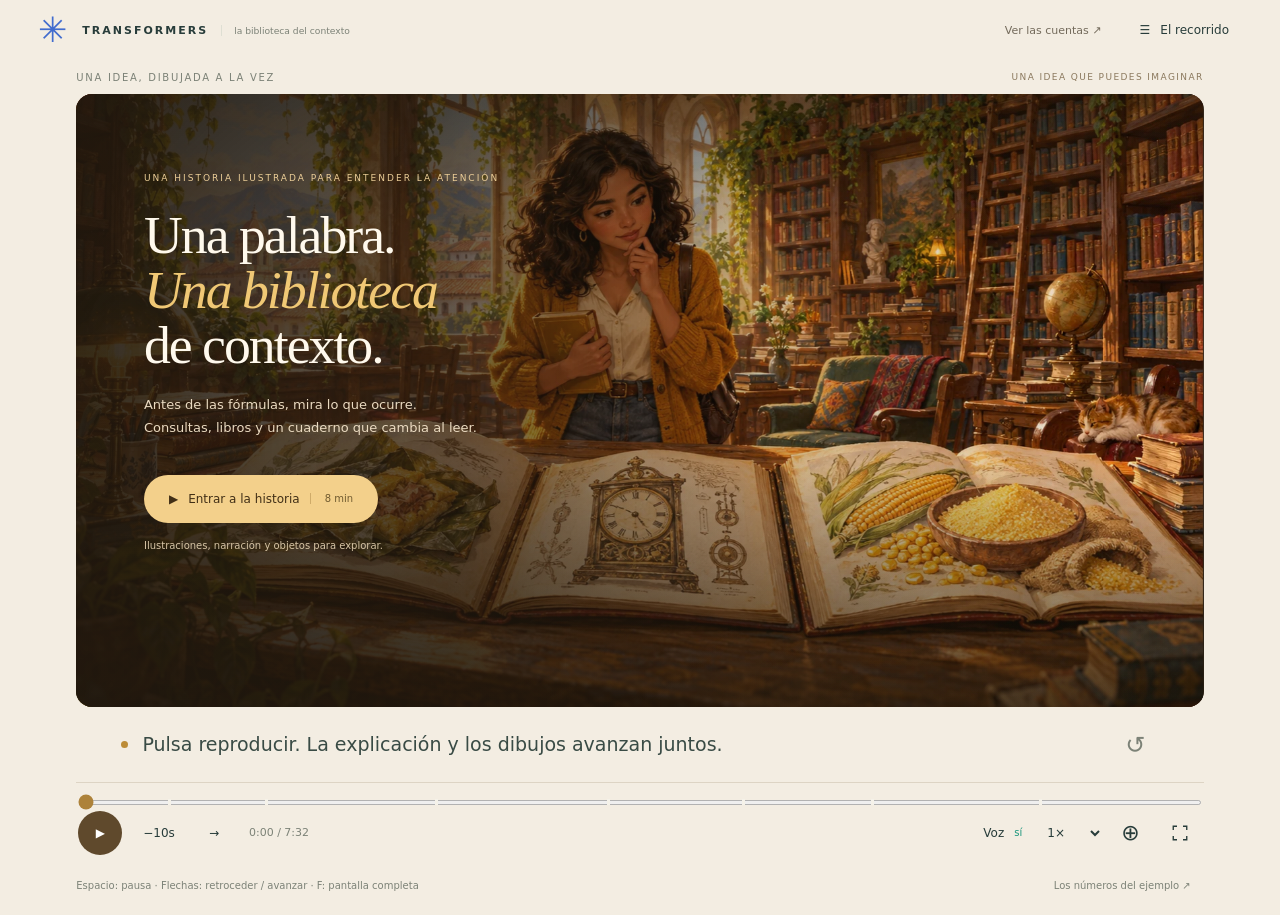
<file: index.html>
<!doctype html>
<html lang="es"><head><meta charset="utf-8"><meta name="viewport" content="width=device-width,initial-scale=1"><meta name="theme-color" content="#f3ede2"><title>La biblioteca del contexto · Entender Transformers</title><meta name="description" content="Entiende los Transformers con una biblioteca ilustrada: consultas, fichas, páginas y un cuaderno que se transforma. Una historia narrada con objetos para explorar."><link rel="preload" as="image" href="assets/illustrations/library.webp"><link rel="stylesheet" href="film/style.css"><link rel="stylesheet" href="film/illustrated.css"></head>
<body class="illustrated">
<header><a href="./" class="wordmark"><span>✳</span> TRANSFORMERS <small>la biblioteca del contexto</small></a><a class="mode-link" href="numeros.html">Ver las cuentas ↗</a><button id="chapterButton" class="button quiet" aria-expanded="false">☰ <span>El recorrido</span></button></header>
<main id="player">
<div class="scene-meta"><span id="chapterTitle">UNA IDEA, DIBUJADA A LA VEZ</span><div class="key"><span>UNA IDEA QUE PUEDES IMAGINAR</span></div></div>
<section class="stage" id="stage" aria-label="Clase animada">
<canvas id="canvas" hidden></canvas>
<div id="visualScene" class="visual-scene" role="group" aria-label="Una biblioteca ilustrada para comprender los Transformers">
<div class="visual-window"><div id="world" class="visual-world"><img class="art active" id="artA" src="assets/illustrations/library.webp" alt="Una lectora descubre tres libros sobre un tamal, un reloj y una textura" fetchpriority="high"><img class="art" id="artB" alt=""><div id="pins" class="object-pins"></div></div><div class="scene-shade"></div><div id="sceneName" class="scene-name" hidden></div><div id="weights" class="book-weights" hidden><span><b>66.52 %</b>tamal</span><span><b>24.47 %</b>estaba</span><span><b>9.00 %</b>masacotudo</span></div></div>
<div id="bridge" class="concept-bridge" hidden><div class="bridge-image"><span>EN LA HISTORIA</span><strong id="objectName"></strong></div><span class="bridge-arrow">→</span><div class="bridge-model"><span>EN EL TRANSFORMER</span><strong id="conceptName"></strong></div><a id="mathLink" href="numeros.html">Ver esta idea con números ↗</a></div>
<div id="objectNote" class="object-note" hidden><button id="closeObject" class="button quiet" aria-label="Cerrar explicación del objeto">✕</button><strong id="objectTitle"></strong><p id="objectDescription"></p></div></div>
<div id="cover" class="cover"><div class="cover-label">UNA HISTORIA ILUSTRADA PARA ENTENDER LA ATENCIÓN</div><h1>Una palabra.<br><em>Una biblioteca</em><br>de contexto.</h1><p>Antes de las fórmulas, mira lo que ocurre.<br>Consultas, libros y un cuaderno que cambia al leer.</p><button id="start" class="button primary"><span>▶</span> Entrar a la historia <small id="duration"></small></button><span class="cover-note">Ilustraciones, narración y objetos para explorar.</span></div>
<div id="pointerHint" class="pointer-hint" hidden>Arrastra para explorar · Doble clic para volver</div>
<div class="ending" id="ending" hidden><button id="restart" class="button primary">↺ Volver al principio</button></div>
</section>
<div class="narration" id="narration"><span class="narrator-dot" aria-hidden="true"></span><p id="subtitle">Pulsa reproducir. La explicación y los dibujos avanzan juntos.</p><button id="repeat" class="button quiet" aria-label="Repetir esta explicación" title="Repetir esta explicación">↺</button></div>
<div class="controls">
<div class="timeline"><input type="range" id="timeline" min="0" max="100" step="any" value="0" aria-label="Tiempo de la clase"><div id="ticks"></div></div>
<div class="buttons"><div class="buttons-left"><button id="play" class="button play" aria-label="Reproducir">▶</button><button id="back" class="button quiet" aria-label="Retroceder 10 segundos">−10s</button><button id="next" class="button quiet" aria-label="Siguiente explicación">→</button><span id="time">0:00</span></div><div class="buttons-right"><button id="voiceButton" class="button quiet" aria-pressed="true">Voz <span id="voiceState">sí</span></button><label class="sr" for="speed">Velocidad</label><select id="speed"><option value="0.75">0.75×</option><option value="1" selected>1×</option><option value="1.25">1.25×</option><option value="1.5">1.5×</option></select><button id="zoom" class="button quiet" aria-pressed="false" aria-label="Ampliar dibujo">⊕</button><button id="fullscreen" class="button quiet" aria-label="Pantalla completa"><svg width="18" height="18" viewBox="0 0 24 24" aria-hidden="true"><path d="M8 3H3v5m13-5h5v5M3 16v5h5m13-5v5h-5" fill="none" stroke="currentColor" stroke-width="1.8"/></svg></button></div></div>
</div>
<div class="below"><span id="status" role="status">Espacio: pausa · Flechas: retroceder / avanzar · F: pantalla completa</span><button id="dataButton" class="button quiet">Los números del ejemplo ↗</button></div>
</main>
<dialog id="chaptersDialog"><div class="dialog-head"><h2>El recorrido por la biblioteca</h2><button data-close="chaptersDialog" class="button quiet" aria-label="Cerrar recorrido">✕</button></div><p>Todo es una sola clase. Puedes volver a cualquier parte.</p><div id="chapters"></div></dialog>
<dialog id="dataDialog"><div class="dialog-head"><h2>Un cálculo de principio a fin</h2><button data-close="dataDialog" class="button quiet" aria-label="Cerrar datos">✕</button></div><p>Pesos didácticos elegidos a mano, no un modelo entrenado. Una palabra representa un token. Usamos una cabeza, dmodel = dk = 4, dv = 2, sesgos cero, ReLU y post-LayerNorm con ε = 10⁻⁵, γ = 1 y β = 0. Conservamos todos los decimales al calcular.</p><p>La proyección final usa un vocabulario de cuatro tokens y pesos explícitos para completar el mismo ejemplo hasta la predicción. No representa el comportamiento de un LLM real.</p><div id="data"></div></dialog>
<script src="film/model.js"></script><script src="film/visual-story.js"></script><script src="film/illustrations.js"></script><script src="film/player.js"></script>
</body></html>
</file>
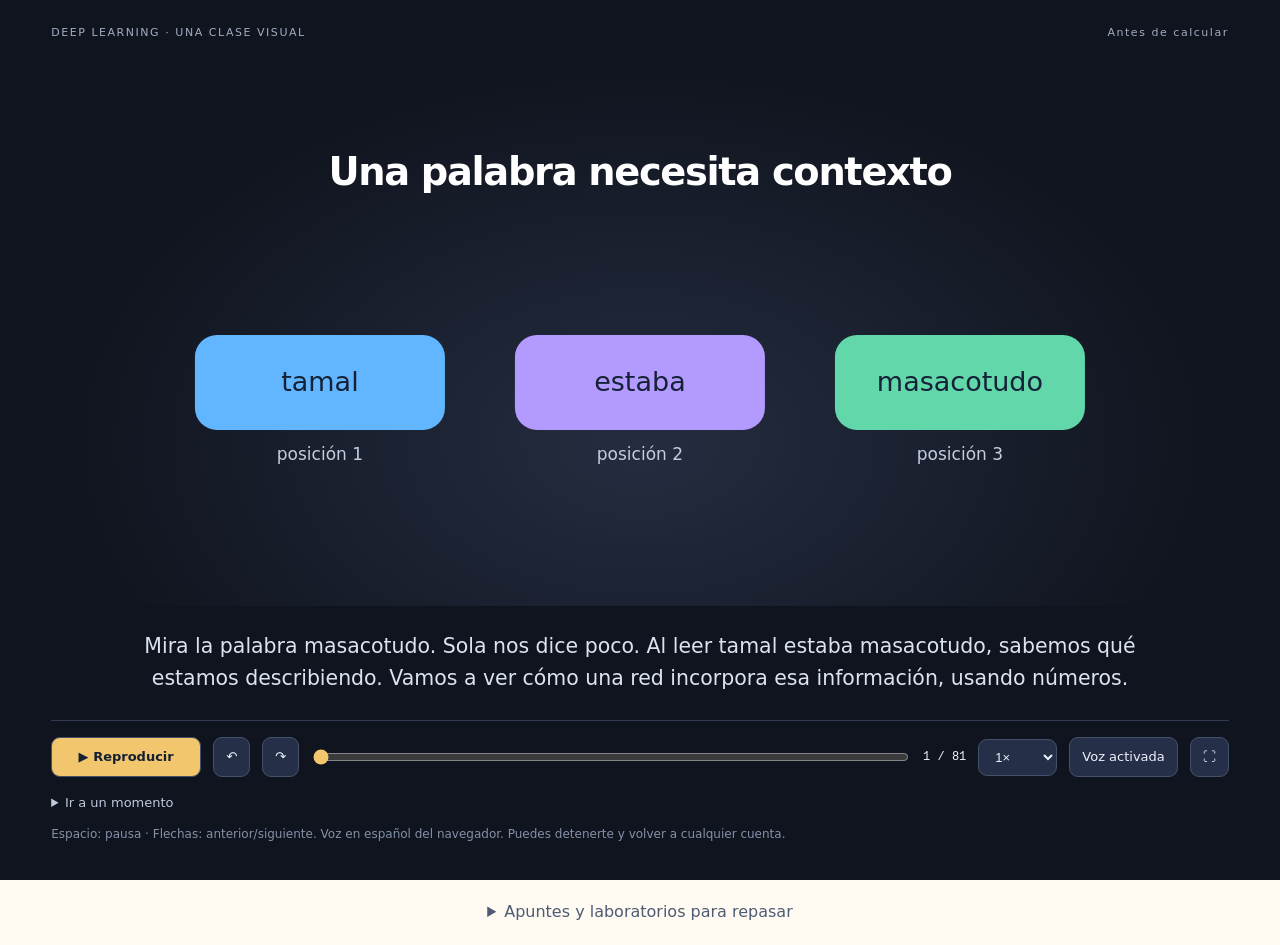
<file: estudio.html>
<!doctype html>
<html lang="es">
<head>
  <meta charset="utf-8">
  <meta name="viewport" content="width=device-width,initial-scale=1">
  <meta name="theme-color" content="#fff7eb">
  <meta name="description" content="Tutorial visual e interactivo de atención y Transformers, construido alrededor de los ejercicios reales de las guías 13–15.">
  <title>Transformer Adventure — de cero al resultado</title>
  <link rel="stylesheet" href="styles.css">
</head>
<body>
  <div class="app-shell">
    <header class="topbar">
      <a href="#inicio" class="brand" aria-label="Ir al inicio">
        <div class="brand-orbit" aria-hidden="true">
          <span class="orbit-dot"></span>
          <strong>T</strong>
        </div>
        <div>
          <span class="eyebrow">Deep Learning · Guías 13–15</span>
          <strong class="brand-title">Transformer Adventure</strong>
        </div>
      </a>

      <div class="top-actions">
        <button id="presentBtn" class="top-action" type="button">Presentar</button>
        <button id="examBtn" class="top-action" type="button">Modo examen</button>
        <button id="fullscreenBtn" class="top-action icon-action" type="button" aria-label="Pantalla completa">⛶</button>
      </div>
    </header>

    <nav class="chapter-rail" aria-label="Capítulos">
      <button class="chapter-pill active" data-jump="inicio">Inicio</button>
      <button class="chapter-pill" data-jump="ejercicio">Ejercicio real</button>
      <button class="chapter-pill" data-jump="masking">Masking</button>
      <button class="chapter-pill" data-jump="posicion">Posición</button>
      <button class="chapter-pill" data-jump="gpt2">124M GPT‑2</button>
      <button class="chapter-pill" data-jump="mapa">Mapa final</button>
    </nav>

    <main>
<section id="cinema" class="cinema" aria-label="Clase animada">
<header class="film-header">DEEP LEARNING · UNA CLASE VISUAL <span id="filmChapter"></span></header>
<div id="filmScene" class="film-scene"></div>
<p id="filmCaption" class="film-caption" aria-live="polite"></p>
<div class="film-controls"><button id="filmPlay">▶ Empezar la clase</button><button id="filmBack" aria-label="Anterior">↶</button><button id="filmNext" aria-label="Siguiente">↷</button><input id="filmSeek" aria-label="Momento de la clase" type="range" min="0" value="0"><span id="filmTime"></span><select id="filmSpeed" aria-label="Velocidad"><option value="0.8">0.8×</option><option value="1" selected>1×</option><option value="1.25">1.25×</option></select><button id="filmVoice" aria-pressed="true">Voz activada</button><button id="filmFull" aria-label="Pantalla completa">⛶</button></div>
<details class="film-chapters"><summary>Ir a un momento</summary><div id="filmChapters"></div></details>
<p class="film-note">Espacio: pausa · Flechas: anterior/siguiente. Voz en español del navegador. Puedes detenerte y volver a cualquier cuenta.</p>
</section><details class="study-notes"><summary>Apuntes y laboratorios para repasar</summary>
      <section id="inicio" class="hero section">
        <div class="hero-copy">
          <span class="eyebrow coral">No memorices una fórmula. Sigue una historia.</span>
          <h1>La vida completa de <span class="highlight-word">masacotudo</span> dentro de un Transformer.</h1>
          <p class="hero-lead">
            Esta versión parte de los ejercicios reales de clase y los reconstruye número por número:
            desde las matrices Q, K y V que entrega la guía, hasta la salida final del bloque
            <strong>y₃ = (0.2393, −1.1821, 1.4963, −0.5536)</strong>.
          </p>

          <div class="hero-cta-row">
            <button class="primary-cta" data-jump="ejercicio" type="button">Empezar el ejercicio real →</button>
            <button class="secondary-cta" id="tourBtn" type="button">▶ Recorrerlo conmigo</button>
          </div>

          <div class="promise-grid">
            <article>
              <span class="promise-icon">①</span>
              <strong>Primero intuición</strong>
              <p>Qué significa cada cosa antes de tocar una fórmula.</p>
            </article>
            <article>
              <span class="promise-icon">②</span>
              <strong>Luego la cuenta</strong>
              <p>Cada multiplicación, suma, forma y resultado intermedio.</p>
            </article>
            <article>
              <span class="promise-icon">③</span>
              <strong>Después examen</strong>
              <p>Te oculto pasos y compruebas si ya puedes reconstruirlos.</p>
            </article>
          </div>
        </div>

        <div class="hero-visual" aria-label="Mapa visual de la frase tamal estaba masacotudo">
          <div class="sunburst"></div>
          <div class="phrase-card">
            <span class="phrase-label">Nuestra frase ancla</span>
            <div class="phrase-row">
              <div class="word-chip tamal">tamal<span>1</span></div>
              <div class="word-chip estaba">estaba<span>2</span></div>
              <div class="word-chip masacotudo">masacotudo<span>3</span></div>
            </div>
            <div class="attention-arcs">
              <svg viewBox="0 0 520 190" role="img" aria-label="masacotudo presta mayor atención a tamal">
                <defs>
                  <marker id="arrowGold" markerWidth="10" markerHeight="10" refX="8" refY="5" orient="auto">
                    <path d="M0 0L10 5L0 10Z" fill="#e8a427"></path>
                  </marker>
                </defs>
                <path class="arc arc-major" d="M430 145 C365 18 150 18 85 145" marker-end="url(#arrowGold)"></path>
                <path class="arc arc-mid" d="M430 145 C400 72 310 72 260 145" marker-end="url(#arrowGold)"></path>
                <text x="228" y="38">66.52%</text>
                <text x="344" y="92">24.47%</text>
              </svg>
            </div>
            <div class="hero-result">
              <span>Después de atención</span>
              <strong>z₃ = (1.4205, 0.5795)</strong>
            </div>
          </div>

          <div class="mascot-card">
            <div class="lumi" aria-hidden="true">
              <div class="lumi-head"><i></i><i></i><b></b></div>
              <div class="lumi-body">T</div>
            </div>
            <div>
              <strong>Lumi</strong>
              <p>“Yo te voy diciendo qué mirar y por qué, pero la cuenta la vas a poder rehacer tú.”</p>
            </div>
          </div>
        </div>
      </section>

      <section class="color-key-wrap">
        <div class="color-key">
          <span><i class="c-q"></i><b>Q</b> = lo que busca</span>
          <span><i class="c-k"></i><b>K</b> = cómo me encuentran</span>
          <span><i class="c-v"></i><b>V</b> = lo que aporto</span>
          <span><i class="c-a"></i><b>Atención</b> = cuánto tomo</span>
          <span><i class="c-m"></i><b>Máscara</b> = lo prohibido</span>
        </div>
      </section>

      <section id="ejercicio" class="section exercise-section">
        <div class="section-heading">
          <span class="eyebrow coral">Ejercicio real · Guía 13 + Guía 14</span>
          <h2>De las matrices dadas al resultado final del bloque.</h2>
          <p>
            Este es el puente real entre las dos guías. La Guía 13 entrega Q, K y V ya proyectadas y
            obtiene <strong>z₃</strong>. La Guía 14 toma ese z₃, lo lleva de vuelta a dmodel con Wᴼ y hace
            residual, LayerNorm, FFN y la segunda normalización.
          </p>
        </div>

        <div class="exercise-layout">
          <aside class="step-map">
            <div class="step-map-head">
              <span class="eyebrow">Ruta del cálculo</span>
              <strong id="stepProgressLabel">Paso 0 de 10</strong>
            </div>
            <div id="stepList" class="step-list"></div>
          </aside>

          <article class="workbench">
            <div class="workbench-top">
              <div>
                <span id="stageKicker" class="eyebrow">Paso 0</span>
                <h3 id="stageTitle"></h3>
              </div>
              <div class="stage-actions">
                <button id="easyBtn" class="mini-btn" type="button">Explícamelo sin símbolos</button>
                <button id="whyBtn" class="mini-btn" type="button">¿Por qué?</button>
              </div>
            </div>

            <div id="storyStrip" class="story-strip"></div>
            <div id="visualStage" class="visual-stage"></div>

            <div class="workbench-bottom">
              <div class="narration-card">
                <span class="eyebrow">Qué está pasando</span>
                <p id="stageNarration"></p>
                <div id="stageAnchor" class="anchor-line"></div>
              </div>

              <div class="math-card">
                <div class="math-card-head">
                  <span class="eyebrow">Cuenta completa</span>
                  <button id="toggleMathBtn" class="mini-btn" type="button">Mostrar todos los renglones</button>
                </div>
                <div id="mathSteps" class="math-steps"></div>
              </div>
            </div>

            <div class="step-controls">
              <button id="prevStep" type="button">← Paso anterior</button>
              <div class="step-dots" id="stepDots"></div>
              <button id="nextStep" class="next" type="button">Siguiente paso →</button>
            </div>
          </article>
        </div>

        <div class="result-ribbon">
          <div>
            <span class="eyebrow">Resultado de punta a punta</span>
            <p>Entrada al bloque</p>
            <strong>x₃ = (1, 0, 2, 1)</strong>
          </div>
          <span class="ribbon-arrow">→</span>
          <div>
            <p>Atención</p>
            <strong>z₃ = (1.4205, 0.5795)</strong>
          </div>
          <span class="ribbon-arrow">→</span>
          <div>
            <p>Salida del bloque</p>
            <strong>y₃ = (0.2393, −1.1821, 1.4963, −0.5536)</strong>
          </div>
        </div>
      </section>

      <section id="masking" class="section topic-section masking-section">
        <div class="section-heading">
          <span class="eyebrow red">Masking · la parte que más se confunde</span>
          <h2>La matriz completa está en memoria, pero el futuro se vuelve matemáticamente invisible.</h2>
          <p>Vamos a ver exactamente qué cambia en cada fila antes y después de sumar la máscara causal.</p>
        </div>

        <div class="mask-lab">
          <div class="mask-story">
            <div class="exam-sheet">
              <span class="sheet-title">Entrenamiento del decoder</span>
              <div class="sheet-line">tamal</div>
              <div class="sheet-line">estaba</div>
              <div class="sheet-line covered">masacotudo <span>FUTURO TAPADO</span></div>
            </div>
            <div class="mask-copy">
              <span class="eyebrow red">Regla causal</span>
              <h3>Si estoy en la fila i, solo puedo mirar columnas j ≤ i.</h3>
              <p>
                A las posiciones futuras no les damos “poquita atención”. Les sumamos
                <strong>−∞ antes del softmax</strong>, y por eso terminan con peso exactamente 0.
              </p>
              <button id="maskToggle" class="primary-cta red-cta" type="button">Aplicar máscara causal</button>
            </div>
          </div>

          <div id="maskMatrixArea" class="mask-matrix-area"></div>
        </div>
      </section>

      <section id="posicion" class="section topic-section position-section">
        <div class="section-heading">
          <span class="eyebrow orange">Codificación posicional · Guía 14</span>
          <h2>La misma palabra cambia porque también carga dónde está.</h2>
          <p>Para d=4, la guía reduce la fórmula a dos parejas seno–coseno que sí podemos calcular a mano.</p>
        </div>

        <div class="position-lab">
          <div class="clock-card">
            <div class="clock-face">
              <span class="hand fast"></span>
              <span class="hand slow"></span>
              <span class="clock-center"></span>
            </div>
            <p>Una pareja gira rápido. La otra gira muy lento. Juntas crean una “firma” de posición.</p>
          </div>
          <div class="position-controls">
            <label for="positionSlider">Posición p = <strong id="positionValue">2</strong></label>
            <input id="positionSlider" type="range" min="0" max="8" value="2" step="1">
            <div id="positionMath" class="position-math"></div>
          </div>
        </div>
      </section>

      <section id="gpt2" class="section topic-section gpt-section">
        <div class="section-heading">
          <span class="eyebrow purple">Cuenta obligatoria del video</span>
          <h2>¿De dónde salen exactamente los 124,439,808 parámetros de GPT‑2 pequeño?</h2>
          <p>Nada de “aproximadamente 124M” sin saber de dónde. Esta cuenta queda desarmada pieza por pieza.</p>
        </div>

        <div class="param-lab">
          <div class="param-stack" id="paramStack"></div>
          <div class="param-total">
            <span class="eyebrow purple">Total oficial</span>
            <strong id="paramTotal">124,439,808</strong>
            <p>12 bloques + embeddings + posiciones + normalización final.</p>
          </div>
        </div>
      </section>

      <section id="mapa" class="section final-map-section">
        <div class="section-heading center">
          <span class="eyebrow coral">Mapa final para explicar de memoria</span>
          <h2>Si puedes contar esta historia sin mirar, ya entiendes el bloque.</h2>
        </div>

        <div id="pipelineMap" class="pipeline-map"></div>

        <div class="oral-card">
          <span class="eyebrow">Guion oral de 30 segundos</span>
          <p>
            “Cada token se representa con números y posición. De ahí salen Query, Key y Value.
            Q compara con K para producir scores; se dividen por √dₖ, se aplica softmax por filas y
            esos pesos mezclan V. Las cabezas se concatenan y Wᴼ devuelve dmodel. Se suma el residual,
            se normaliza, pasa por una FFN por posición, se vuelve a sumar y normalizar. En un decoder,
            además, una máscara causal pone −∞ en el futuro antes del softmax.”
          </p>
        </div>
      </section>
    </details></main>
  </div>

  <div id="modal" class="modal" aria-hidden="true">
    <div class="modal-card">
      <button id="modalClose" class="modal-close" type="button" aria-label="Cerrar">×</button>
      <span id="modalKicker" class="eyebrow"></span>
      <h2 id="modalTitle"></h2>
      <p id="modalText"></p>
      <div id="modalExtra" class="modal-extra"></div>
    </div>
  </div>

  <div id="presentOverlay" class="present-overlay" aria-hidden="true">
    <div class="present-frame">
      <button id="presentClose" class="present-close" type="button">Salir</button>
      <div class="present-progress"><div id="presentProgressFill"></div></div>
      <div id="presentContent" class="present-content"></div>
      <div class="present-controls">
        <button id="presentPrev" type="button">←</button>
        <span id="presentCount"></span>
        <button id="presentNext" type="button">→</button>
      </div>
    </div>
  </div>

  <script src="app.js"></script>
</body>
</html>
</file>
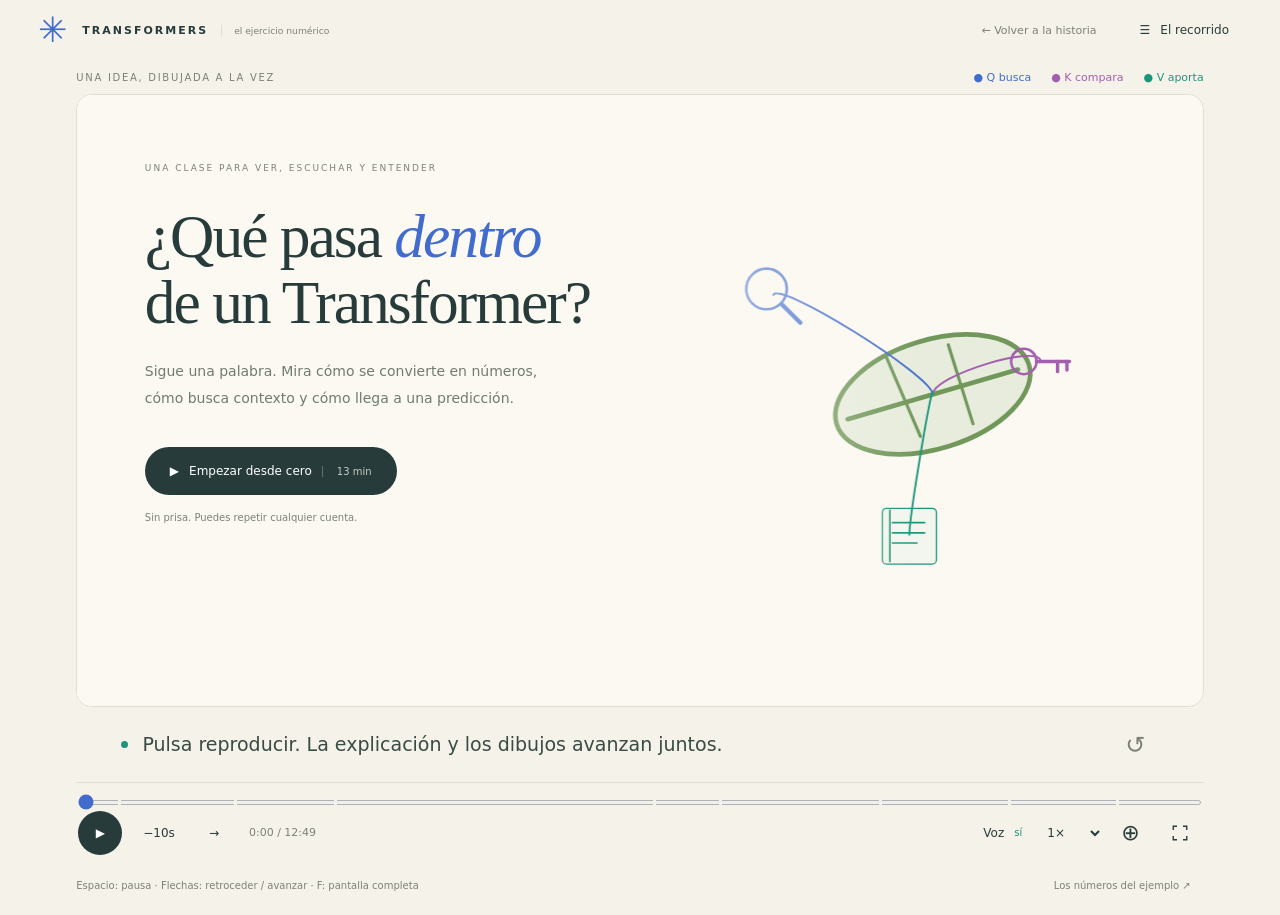
<file: numeros.html>
<!doctype html>
<html lang="es"><head><meta charset="utf-8"><meta name="viewport" content="width=device-width,initial-scale=1"><meta name="theme-color" content="#f5f2e9"><title>Transformers, dibujados paso a paso</title><meta name="description" content="Una clase animada en español. Sigue cada número desde las palabras hasta la predicción del siguiente token."><link rel="stylesheet" href="film/style.css"></head>
<body>
<header><a href="./" class="wordmark"><span>✳</span> TRANSFORMERS <small>el ejercicio numérico</small></a><a class="mode-link" href="./">← Volver a la historia</a><button id="chapterButton" class="button quiet" aria-expanded="false">☰ <span>El recorrido</span></button></header>
<main id="player">
<div class="scene-meta"><span id="chapterTitle">UNA IDEA, DIBUJADA A LA VEZ</span><div class="key"><span class="q">● Q busca</span><span class="k">● K compara</span><span class="v">● V aporta</span></div></div>
<section class="stage" id="stage" aria-label="Clase animada">
<canvas id="canvas" role="img" aria-label="Explicación visual de Transformers"></canvas>
<div id="cover" class="cover"><div class="cover-label">UNA CLASE PARA VER, ESCUCHAR Y ENTENDER</div><h1>¿Qué pasa <em>dentro</em><br>de un Transformer?</h1><p>Sigue una palabra. Mira cómo se convierte en números,<br>cómo busca contexto y cómo llega a una predicción.</p><button id="start" class="button primary"><span>▶</span> Empezar desde cero <small id="duration"></small></button><span class="cover-note">Sin prisa. Puedes repetir cualquier cuenta.</span></div>
<div id="pointerHint" class="pointer-hint" hidden>Arrastra para explorar · Doble clic para volver</div>
<div class="ending" id="ending" hidden><button id="restart" class="button primary">↺ Volver al principio</button></div>
</section>
<div class="narration" id="narration"><span class="narrator-dot" aria-hidden="true"></span><p id="subtitle">Pulsa reproducir. La explicación y los dibujos avanzan juntos.</p><button id="repeat" class="button quiet" aria-label="Repetir esta explicación" title="Repetir esta explicación">↺</button></div>
<div class="controls">
<div class="timeline"><input type="range" id="timeline" min="0" max="100" step="any" value="0" aria-label="Tiempo de la clase"><div id="ticks"></div></div>
<div class="buttons"><div class="buttons-left"><button id="play" class="button play" aria-label="Reproducir">▶</button><button id="back" class="button quiet" aria-label="Retroceder 10 segundos">−10s</button><button id="next" class="button quiet" aria-label="Siguiente explicación">→</button><span id="time">0:00</span></div><div class="buttons-right"><button id="voiceButton" class="button quiet" aria-pressed="true">Voz <span id="voiceState">sí</span></button><label class="sr" for="speed">Velocidad</label><select id="speed"><option value="0.75">0.75×</option><option value="1" selected>1×</option><option value="1.25">1.25×</option><option value="1.5">1.5×</option></select><button id="zoom" class="button quiet" aria-pressed="false" aria-label="Ampliar dibujo">⊕</button><button id="fullscreen" class="button quiet" aria-label="Pantalla completa"><svg width="18" height="18" viewBox="0 0 24 24" aria-hidden="true"><path d="M8 3H3v5m13-5h5v5M3 16v5h5m13-5v5h-5" fill="none" stroke="currentColor" stroke-width="1.8"/></svg></button></div></div>
</div>
<div class="below"><span id="status" role="status">Espacio: pausa · Flechas: retroceder / avanzar · F: pantalla completa</span><button id="dataButton" class="button quiet">Los números del ejemplo ↗</button></div>
</main>
<dialog id="chaptersDialog"><div class="dialog-head"><h2>El recorrido de una palabra</h2><button data-close="chaptersDialog" class="button quiet" aria-label="Cerrar recorrido">✕</button></div><p>Todo es una sola clase. Puedes volver a cualquier parte.</p><div id="chapters"></div></dialog>
<dialog id="dataDialog"><div class="dialog-head"><h2>Un cálculo de principio a fin</h2><button data-close="dataDialog" class="button quiet" aria-label="Cerrar datos">✕</button></div><p>Pesos didácticos elegidos a mano, no un modelo entrenado. Una palabra representa un token. Usamos una cabeza, dmodel = dk = 4, dv = 2, sesgos cero, ReLU y post-LayerNorm con ε = 10⁻⁵, γ = 1 y β = 0. Conservamos todos los decimales al calcular.</p><p>La proyección final usa un vocabulario de cuatro tokens y pesos explícitos para completar el mismo ejemplo hasta la predicción. No representa el comportamiento de un LLM real.</p><div id="data"></div></dialog>
<script src="film/model.js"></script><script src="film/story.js"></script><script src="film/draw.js"></script><script src="film/player.js"></script>
</body></html>
</file>
<file: film/style.css>
:root{--paper:#f5f2e9;--stage:#fbf9f2;--ink:#273c3a;--muted:#7c8277;--line:#dedfd3;--q:#416cce;--k:#a35eb0;--v:#1a967c;--a:#d39b37}*{box-sizing:border-box}body{margin:0;background:var(--paper);color:var(--ink);font-family:system-ui,-apple-system,BlinkMacSystemFont,"Segoe UI",sans-serif}button,input,select{font:inherit}button,a,input,select{-webkit-tap-highlight-color:transparent}button,select{cursor:pointer}button{border:0}button:focus-visible,a:focus-visible,input:focus-visible,select:focus-visible{outline:3px solid var(--q);outline-offset:3px}button:hover{filter:brightness(.9)}header{max-width:1480px;margin:auto;display:flex;justify-content:space-between;align-items:center;height:78px;padding:0 38px}.wordmark{color:var(--ink);text-decoration:none;display:flex;align-items:center;gap:13px;letter-spacing:2px;font-size:11px;font-weight:750}.wordmark>span{font-size:35px;font-weight:400;color:var(--q)}.wordmark small{font-weight:400;letter-spacing:0;color:var(--muted);padding-left:12px;border-left:1px solid var(--line)}.button{background:transparent;color:var(--ink);border-radius:10px;padding:10px 13px;min-height:44px;display:inline-flex;align-items:center;justify-content:center;gap:10px;font-size:12px}.quiet:hover{background:#e7e8de}.primary{background:var(--ink);color:#fff;border-radius:50px;padding:17px 25px}.primary small{font-size:10px;color:#c3ccc5;padding-left:14px;border-left:1px solid #ffffff44}.play{border-radius:50%;background:var(--ink);color:white;width:44px}.sr{position:absolute;width:1px;height:1px;overflow:hidden;clip:rect(0,0,0,0)}main{max-width:1380px;margin:auto;padding:0 38px}.scene-meta{display:flex;align-items:center;justify-content:space-between;font-size:10px;letter-spacing:1.7px;height:41px;color:var(--muted);text-transform:uppercase}.key{display:flex;gap:20px;letter-spacing:0;text-transform:none;font-size:11px}.q{color:var(--q)}.k{color:var(--k)}.v{color:var(--v)}.stage{position:relative;background:var(--stage);border:1px solid var(--line);border-radius:16px;overflow:hidden;aspect-ratio:16/8.7}canvas{display:block;width:100%;height:100%;touch-action:pan-y}.cover{position:absolute;inset:0;background:linear-gradient(90deg,#fbf9f2 0%,#fbf9f2f0 44%,#fbf9f200 75%);padding:6% 6%}.cover-label{color:var(--muted);font-size:9px;letter-spacing:2px}.cover h1{font:400 clamp(38px,4.8vw,72px)/1.08 Georgia,serif;letter-spacing:-2px;margin:30px 0 23px}.cover h1 em{color:var(--q);font-weight:400}.cover p{color:#707c70;font-size:14px;line-height:1.9}.cover .primary{margin-top:22px}.cover-note{display:block;font-size:10px;color:var(--muted);margin-top:17px}.narration{display:flex;align-items:center;gap:14px;min-height:88px;padding:10px 4%;border-bottom:1px solid var(--line)}.narration p{flex:1;max-width:970px;margin:0;font-size:19px;line-height:1.45;color:#394b45}.narrator-dot{width:7px;height:7px;background:var(--v);border-radius:50%;flex-shrink:0}.narration .button{color:var(--muted);font-size:24px}.controls{padding:17px 2px 0}.timeline{position:relative;height:16px;display:flex;align-items:center}.timeline input{width:100%;height:5px;accent-color:var(--q);margin:0;cursor:pointer}#ticks{position:absolute;inset:0;pointer-events:none}#ticks i{position:absolute;top:5px;height:6px;width:3px;background:var(--paper)}.buttons,.buttons-left,.buttons-right{display:flex;align-items:center;gap:8px}.buttons{justify-content:space-between}.buttons-left #time{font-size:11px;color:var(--muted);font-variant-numeric:tabular-nums;margin-left:9px}.buttons-right{gap:5px}.buttons-right #zoom{font-size:22px}.buttons select{padding:10px 3px;background:transparent;border:0;color:var(--ink);font-size:12px}#voiceState{color:var(--v);font-size:10px}.below{display:flex;align-items:center;justify-content:space-between;padding:18px 0 25px;color:var(--muted);font-size:10px}.below .button{font-size:10px;color:var(--muted)}dialog{background:var(--stage);border:1px solid var(--line);border-radius:18px;color:var(--ink);width:min(880px,94vw);max-height:90vh;padding:26px 30px}dialog::backdrop{background:#22362d70;backdrop-filter:blur(5px)}.dialog-head{display:flex;justify-content:space-between;align-items:center}.dialog-head h2{font:28px Georgia;margin:10px 0}dialog p{font-size:13px;line-height:1.7;color:var(--muted)}#chapters{display:grid;grid-template-columns:1fr 1fr;gap:8px}.chapter{display:flex;align-items:center;text-align:left;gap:17px;border-radius:12px;padding:14px;background:#f1f2e9;color:var(--ink);border:1px solid transparent}.chapter.active{border-color:var(--q);background:#e9effc}.chapter .n{font:italic 26px Georgia;color:var(--muted)}.chapter strong{font-size:13px;font-weight:550;display:block}.chapter small{font-size:10px;color:var(--muted);display:block;margin-top:5px}#data details{border-top:1px solid var(--line);padding:14px 0;font-size:14px}#data summary{cursor:pointer}#data pre{overflow:auto;font-size:12px;line-height:1.8}.pointer-hint{position:absolute;top:12px;left:50%;transform:translateX(-50%);background:#fbf9f2ee;border:1px solid var(--line);border-radius:20px;padding:7px 15px;font-size:10px;white-space:nowrap}.ending{position:absolute;bottom:25px;left:50%;transform:translateX(-50%)}[hidden]{display:none!important}#player:fullscreen{height:100%;width:100%;max-width:none;background:var(--paper);display:flex;flex-direction:column;padding:0 3vw}#player:fullscreen .stage{flex:1;min-height:0;aspect-ratio:auto}#player:fullscreen .scene-meta{height:35px;flex-shrink:0}#player:fullscreen .narration{min-height:65px;flex-shrink:0}#player:fullscreen .below{display:none}#player:fullscreen .controls{padding:8px 0}#player:fullscreen .buttons{padding-bottom:8px}@media(max-width:700px){header{height:62px;padding:0 15px}.wordmark{font-size:9px;gap:8px;letter-spacing:1px}.wordmark small{display:none}.wordmark>span{font-size:26px}header .button{font-size:10px;padding:8px}main{padding:0 12px}.scene-meta{height:36px;font-size:8px;letter-spacing:.3px}.key{font-size:8px;gap:9px}.stage{aspect-ratio:4/4.8;border-radius:12px}.cover{padding:11% 7%;background:linear-gradient(180deg,#fbf9f2 0%,#fbf9f2ee 40%,#fbf9f260 100%)}.cover-label{font-size:7px;letter-spacing:1px}.cover h1{font-size:39px;letter-spacing:-1.3px;margin:22px 0}.cover p{font-size:12px;line-height:1.8}.cover p br{display:none}.cover .primary{font-size:12px;padding:15px 17px;margin-top:20px}.cover-note{font-size:9px}.narration{min-height:103px;padding:12px 6px;gap:9px}.narration p{font-size:16px;line-height:1.45}.narration .button{padding:5px;min-width:30px;font-size:23px}.controls{padding-top:13px}.buttons,.buttons-left,.buttons-right{gap:0}.buttons .button{font-size:10px;padding:8px;min-width:35px}.buttons .play{width:40px;min-width:40px}.buttons-left #time{font-size:9px;margin-left:5px}.buttons select{font-size:10px;width:43px}.buttons-right #zoom{font-size:18px}.below{display:block;padding:20px 0}.below .button{display:block;padding:8px 0}dialog{padding:17px}.dialog-head h2{font-size:23px}#chapters{grid-template-columns:1fr}.chapter{padding:11px}.chapter strong{font-size:12px}#player:fullscreen .stage{aspect-ratio:auto}#player:fullscreen .narration p{font-size:14px}#player:fullscreen .narration{min-height:68px}.key{display:none}}@media(max-height:600px) and (orientation:landscape){header{height:45px}.stage{aspect-ratio:16/8}.narration{min-height:65px}.narration p{font-size:16px}main{padding:0 20px}}@media(prefers-reduced-motion:reduce){dialog::backdrop{backdrop-filter:none}}
@media(min-width:701px){header{height:60px}main{max-width:min(1380px,calc(184.6svh - 458px))}.scene-meta{height:34px}.narration{min-height:76px}.controls{padding-top:11px}.below{padding:8px 0;min-height:48px}#player:fullscreen{max-width:none}}
.mode-link{margin-left:auto;margin-right:20px;padding:10px;font-size:11px;text-decoration:none;color:var(--muted)}.mode-link:hover{text-decoration:underline}@media(max-width:700px){.mode-link{font-size:9px;padding:5px;margin-right:3px}}
</file>
<file: film/illustrated.css>
.illustrated{background:#f3ede2}.mode-link{margin-left:auto;margin-right:20px;font-size:11px;color:#736a5b;text-decoration:none;padding:12px 5px}.mode-link:hover{text-decoration:underline}.illustrated .key{font-size:9px;letter-spacing:1.4px;color:#8b795e}.illustrated .stage{border:0;background:#3d3023}.visual-scene{position:absolute;inset:0;overflow:hidden}.visual-window{position:absolute;inset:0;overflow:hidden}.visual-world{position:absolute;inset:0;will-change:transform}.art{position:absolute;inset:0;width:100%;height:100%;object-fit:cover;opacity:0;transition:opacity .7s;pointer-events:none}.art.active{opacity:1}.scene-shade{position:absolute;inset:0;pointer-events:none;background:linear-gradient(180deg,#1e150863 0%,transparent 22%,transparent 60%,#1b160bbe 100%)}.scene-name{position:absolute;top:26px;left:30px;right:30px;color:#fff9e9;font:400 30px/1.2 Georgia,serif;text-shadow:0 2px 10px #0008}.object-pins{position:absolute;inset:0}.object-pin{position:absolute;transform:translate(-50%,-50%);padding:10px 15px;border-radius:5px 5px 12px 5px;background:#fff6dfed;box-shadow:0 4px 18px #25160735;border:1px solid #d3bd9066;color:#5a4323;font:italic 17px Georgia,serif;white-space:nowrap;cursor:pointer;min-height:40px}.object-pin:hover{background:#fff8e8;transform:translate(-50%,-50%) scale(1.04)}.concept-bridge{position:absolute;left:28px;right:28px;bottom:21px;display:grid;grid-template-columns:1fr 35px 1fr auto;align-items:center;gap:17px;color:#fff8e9;pointer-events:none}.concept-bridge span:not(.bridge-arrow){display:block;font:9px system-ui;letter-spacing:1.7px;color:#e4d6b5;margin-bottom:7px}.concept-bridge strong{font:400 22px/1.2 Georgia,serif;text-shadow:0 1px 5px #0008}.bridge-arrow{font:25px Georgia;color:#e5ceb0}.concept-bridge a{pointer-events:auto;color:#fff3d6;border:1px solid #ead5af66;border-radius:30px;font-size:10px;text-decoration:none;white-space:nowrap;padding:12px 15px;background:#3f2e1c55}.concept-bridge a:hover{background:#573b20}.book-weights{position:absolute;left:10%;right:8%;bottom:24%;display:flex;justify-content:space-between;pointer-events:none}.book-weights span{background:#fff5daed;padding:11px 16px;text-align:center;box-shadow:0 4px 20px #35240b33;border-radius:4px 4px 10px 4px;color:#5a4323;font:italic 15px Georgia;transform:rotate(-2deg)}.book-weights span:nth-child(2){transform:rotate(2deg)}.book-weights b{display:block;font:400 27px Georgia;margin-bottom:5px}.object-note{position:absolute;z-index:6;width:min(440px,90%);left:50%;top:50%;transform:translate(-50%,-50%);background:#fff6e5;color:#4a3922;border-radius:12px;padding:24px;box-shadow:0 15px 80px #21180ac0}.object-note strong{display:block;font:25px Georgia;padding-right:25px}.object-note p{font-size:14px;line-height:1.7}.object-note .button{position:absolute;right:8px;top:8px}.illustrated .cover{padding:7% 6%;background:linear-gradient(90deg,#21180ee8 0%,#21180eb0 33%,#21180e35 63%,transparent 100%);color:#fff6e4}.illustrated .cover-label{color:#ecce98;font-size:9px}.illustrated .cover h1{font-size:clamp(35px,4.2vw,66px);line-height:1.02;margin:25px 0 22px;color:#fff9ed}.illustrated .cover h1 em{color:#f0c875}.illustrated .cover p{color:#eadac1;font-size:13px;line-height:1.75}.illustrated .cover .primary{background:#f3d08b;color:#412f16}.illustrated .cover .primary small{color:#715b30;border-left-color:#99723866}.illustrated .cover-note{color:#d7c5a6}.illustrated .narration{border-bottom-color:#ddd4c4}.illustrated .narrator-dot{background:#bc8c37}.illustrated .chapter{background:#eae1d1}.illustrated .chapter.active{background:#eddfc1;border-color:#c69a50}.illustrated .chapter .thumb{width:80px;aspect-ratio:1.3;object-fit:cover;border-radius:7px;flex-shrink:0}.illustrated .chapter .n{display:none}.illustrated .ending{bottom:120px}.illustrated .pointer-hint{z-index:5}.illustrated .controls input{accent-color:#ad823a}.illustrated .play{background:#5f492c}@media(max-width:700px){.mode-link{font-size:9px;margin-right:5px;padding:8px 4px}.illustrated .wordmark{font-size:8px}.illustrated .wordmark>span{font-size:22px}.illustrated .stage{aspect-ratio:4/4.7;background:#ede1ca}.visual-window{bottom:auto;height:66%}.art{object-fit:cover}.scene-shade{background:linear-gradient(180deg,#1e150899 0%,transparent 38%,transparent 72%,#44321833 100%)}.scene-name{top:17px;left:18px;right:18px;font-size:24px}.concept-bridge{bottom:15px;left:19px;right:19px;grid-template-columns:1fr 20px 1fr;gap:9px;color:#503c22}.concept-bridge span:not(.bridge-arrow){color:#947742;font-size:7px;letter-spacing:.8px}.concept-bridge strong{font-size:19px;text-shadow:none}.bridge-arrow{color:#a5844c;font-size:19px}.concept-bridge a{grid-column:1/-1;font-size:10px;color:#6f5129;border-color:#c1a57388;background:#fff4dfaa;text-align:center;padding:9px}.object-pin{padding:7px 9px;min-height:32px;font-size:12px}.object-note{padding:20px}.object-note strong{font-size:22px}.object-note p{font-size:13px}.book-weights{bottom:8%;left:5%;right:5%;gap:8px}.book-weights span{padding:7px 9px;font-size:11px}.book-weights b{font-size:19px}.illustrated .cover{background:linear-gradient(180deg,#23180cd6 0%,#23180c88 43%,#23180cdd 77%,#23180c 100%);padding:9% 7%}.illustrated .cover h1{font-size:42px;line-height:1.03;margin:20px 0 18px}.illustrated .cover p{font-size:12px}.illustrated .cover-label{font-size:7px}.illustrated .cover .primary{margin-top:12px;font-size:11px}.illustrated .cover-note{font-size:9px}.illustrated .narration p{font-size:16px}.illustrated .ending{bottom:37%;width:90%;display:flex;justify-content:center}.illustrated .chapter .thumb{width:75px}.illustrated #player:fullscreen .visual-window{height:66%}}@media(prefers-reduced-motion:reduce){.art{transition:none}.visual-world{will-change:auto}}
.illustrated #visualScene button:focus-visible{outline:3px solid #c98628;outline-offset:4px}
@media(max-width:700px){.illustrated .stage{aspect-ratio:4/4.1}.visual-window{height:auto;width:100%;aspect-ratio:1672/940}.scene-name{font-size:22px}.illustrated #player:fullscreen .visual-window{height:auto}}
@media(max-width:350px){.illustrated .stage{aspect-ratio:4/4.5}.concept-bridge strong{font-size:17px}.scene-name{font-size:20px}}
</file>
<file: styles.css>
:root{
  --ink:#182033;
  --muted:#6f7585;
  --paper:#fffaf2;
  --paper-2:#f7f0e7;
  --white:#ffffff;
  --line:#eadfce;
  --shadow:0 22px 70px rgba(72,53,29,.12);
  --blue:#3aa6ff;
  --blue-soft:#e8f5ff;
  --purple:#8c6cff;
  --purple-soft:#f0ebff;
  --green:#38bd82;
  --green-soft:#e7f8f1;
  --gold:#e8a427;
  --gold-soft:#fff4d8;
  --red:#ef665f;
  --red-soft:#fff0ee;
  --orange:#ef8b35;
  --orange-soft:#fff0e2;
  --coral:#f07462;
  --coral-soft:#fff0eb;
  --navy:#22304a;
  --radius:28px;
  --radius-sm:18px;
  --font:Inter,ui-sans-serif,system-ui,-apple-system,BlinkMacSystemFont,"Segoe UI",sans-serif;
  --mono:"SFMono-Regular",Consolas,"Liberation Mono",Menlo,monospace;
}
*{box-sizing:border-box}
html{scroll-behavior:smooth;scroll-padding-top:112px}
body{
  margin:0;
  background:
    radial-gradient(circle at 2% 0%,rgba(240,116,98,.13),transparent 24rem),
    radial-gradient(circle at 100% 20%,rgba(58,166,255,.11),transparent 28rem),
    linear-gradient(180deg,#fffaf2 0%,#fffdf9 28%,#f8f4ee 100%);
  color:var(--ink);
  font-family:var(--font);
  line-height:1.55;
}
button,input{font:inherit}
button{cursor:pointer}
a{color:inherit;text-decoration:none}
strong{font-weight:800}
.app-shell{width:min(1640px,100%);margin:0 auto;padding:16px 22px 80px}
.topbar{
  position:sticky;top:10px;z-index:50;
  display:flex;align-items:center;justify-content:space-between;gap:18px;
  background:rgba(255,252,247,.86);backdrop-filter:blur(18px);
  border:1px solid rgba(218,202,181,.85);border-radius:24px;padding:11px 14px 11px 16px;
  box-shadow:0 10px 40px rgba(74,57,33,.08)
}
.brand{display:flex;align-items:center;gap:12px}
.brand-orbit{
  width:46px;height:46px;border-radius:15px;display:grid;place-items:center;position:relative;
  background:linear-gradient(145deg,#1f2c44,#2e4164);color:#fff;overflow:hidden
}
.brand-orbit:before{content:"";position:absolute;width:31px;height:31px;border:1px solid rgba(255,255,255,.5);border-radius:50%;animation:spin 8s linear infinite}
.orbit-dot{position:absolute;width:7px;height:7px;background:var(--gold);border-radius:50%;transform:translate(-13px,-7px)}
.brand-orbit strong{z-index:2}
.brand-title{display:block;font-size:15px;margin-top:1px}
.eyebrow{
  display:inline-block;font-size:10px;letter-spacing:.13em;text-transform:uppercase;color:var(--muted);font-weight:900
}
.eyebrow.coral{color:var(--coral)}
.eyebrow.red{color:var(--red)}
.eyebrow.orange{color:var(--orange)}
.eyebrow.purple{color:var(--purple)}
.top-actions{display:flex;gap:8px}
.top-action{
  border:1px solid var(--line);background:#fff;border-radius:13px;padding:9px 13px;color:var(--navy);font-weight:750;font-size:12px
}
.top-action:hover{border-color:#cdbda5;transform:translateY(-1px)}
.icon-action{width:42px;padding:9px}
.chapter-rail{
  position:sticky;top:82px;z-index:40;display:flex;gap:8px;overflow:auto;
  padding:8px 2px 10px;margin-bottom:8px;scrollbar-width:none
}
.chapter-rail::-webkit-scrollbar{display:none}
.chapter-pill{
  flex:0 0 auto;border:1px solid var(--line);background:rgba(255,255,255,.85);color:var(--muted);
  border-radius:999px;padding:8px 12px;font-size:11px;font-weight:800
}
.chapter-pill.active{background:var(--navy);color:#fff;border-color:var(--navy)}

.section{margin-top:18px;scroll-margin-top:124px}
.hero{
  min-height:680px;display:grid;grid-template-columns:minmax(0,1.08fr) minmax(460px,.92fr);
  gap:30px;align-items:center;padding:50px 44px;border:1px solid var(--line);border-radius:36px;
  background:linear-gradient(145deg,rgba(255,255,255,.96),rgba(255,248,238,.96));
  box-shadow:var(--shadow);overflow:hidden;position:relative
}
.hero:before{
  content:"";position:absolute;width:480px;height:480px;border-radius:50%;
  background:radial-gradient(circle,rgba(240,116,98,.13),rgba(240,116,98,0));
  left:-170px;bottom:-210px;pointer-events:none
}
.hero-copy{position:relative;z-index:2}
.hero h1{
  font-size:clamp(46px,5.2vw,86px);line-height:.98;letter-spacing:-.055em;margin:12px 0 20px;max-width:920px
}
.highlight-word{position:relative;color:var(--coral);white-space:nowrap}
.highlight-word:after{
  content:"";position:absolute;left:0;right:0;bottom:-4px;height:8px;border-radius:999px;
  background:linear-gradient(90deg,var(--gold),var(--coral));opacity:.28;transform:rotate(-1deg)
}
.hero-lead{font-size:18px;line-height:1.78;color:#50586a;max-width:790px;margin:0}
.hero-cta-row{display:flex;gap:10px;flex-wrap:wrap;margin-top:28px}
.primary-cta,.secondary-cta{
  border-radius:15px;padding:13px 17px;font-weight:850;border:1px solid transparent;transition:.18s ease
}
.primary-cta{background:var(--navy);color:#fff;box-shadow:0 10px 28px rgba(34,48,74,.18)}
.primary-cta:hover{transform:translateY(-2px);filter:brightness(1.05)}
.secondary-cta{background:#fff;color:var(--navy);border-color:var(--line)}
.red-cta{background:var(--red)}
.promise-grid{display:grid;grid-template-columns:repeat(3,1fr);gap:10px;margin-top:34px}
.promise-grid article{
  background:#fff;border:1px solid var(--line);border-radius:18px;padding:14px;min-height:118px
}
.promise-icon{
  width:30px;height:30px;border-radius:10px;display:grid;place-items:center;
  background:var(--coral-soft);color:var(--coral);font-weight:900;font-size:12px;margin-bottom:8px
}
.promise-grid strong{font-size:12px}
.promise-grid p{font-size:11px;color:var(--muted);margin:4px 0 0;line-height:1.55}
.hero-visual{position:relative;min-height:520px;display:flex;flex-direction:column;justify-content:center}
.sunburst{
  position:absolute;inset:8% 2% 20%;
  background:repeating-conic-gradient(from 0deg,rgba(232,164,39,.06) 0 7deg,transparent 7deg 15deg);
  border-radius:50%;filter:blur(.2px)
}
.phrase-card{
  position:relative;background:#fff;border:1px solid #ead9bf;border-radius:32px;padding:26px 24px 20px;
  box-shadow:0 24px 70px rgba(79,54,22,.13);transform:rotate(-1.2deg)
}
.phrase-label{display:block;text-align:center;font-size:11px;text-transform:uppercase;letter-spacing:.13em;color:var(--muted);font-weight:900}
.phrase-row{display:flex;justify-content:space-between;gap:10px;margin-top:24px;position:relative;z-index:3}
.word-chip{
  position:relative;flex:1;min-height:88px;border-radius:22px;display:flex;align-items:center;justify-content:center;
  font-size:20px;font-weight:900;border:2px solid currentColor;background:#fff
}
.word-chip span{
  position:absolute;right:8px;top:8px;width:22px;height:22px;border-radius:50%;display:grid;place-items:center;
  font-size:9px;background:currentColor;color:#fff
}
.word-chip.tamal{color:var(--blue);background:var(--blue-soft)}
.word-chip.estaba{color:var(--purple);background:var(--purple-soft)}
.word-chip.masacotudo{color:var(--green);background:var(--green-soft)}
.attention-arcs{margin-top:-4px}
.attention-arcs svg{width:100%;display:block}
.arc{fill:none;stroke:var(--gold);stroke-linecap:round;opacity:.88}
.arc-major{stroke-width:9}
.arc-mid{stroke-width:5}
.attention-arcs text{fill:#a97512;font-size:13px;font-weight:900}
.hero-result{
  width:max-content;max-width:100%;margin:-8px auto 0;background:var(--gold-soft);border:1px solid #f0d48f;
  border-radius:16px;padding:11px 16px;text-align:center
}
.hero-result span{display:block;font-size:9px;letter-spacing:.12em;text-transform:uppercase;color:#a8781b;font-weight:900}
.hero-result strong{display:block;font-family:var(--mono);font-size:15px;margin-top:3px}
.mascot-card{
  position:absolute;left:-30px;bottom:5px;width:min(370px,78%);display:grid;grid-template-columns:82px 1fr;gap:10px;
  align-items:center;background:#fff;border:1px solid var(--line);border-radius:22px;padding:11px 14px;
  box-shadow:0 14px 40px rgba(56,42,25,.1);transform:rotate(1deg)
}
.mascot-card strong{font-size:12px}
.mascot-card p{font-size:11px;color:var(--muted);margin:2px 0 0;line-height:1.45}
.lumi{position:relative;width:74px;height:84px}
.lumi-head{
  position:absolute;left:12px;top:3px;width:50px;height:48px;border-radius:48% 48% 45% 45%;
  background:#f6c9a6;border:2px solid #cb9d7b
}
.lumi-head i{position:absolute;top:19px;width:5px;height:6px;border-radius:50%;background:#263148}
.lumi-head i:first-child{left:13px}.lumi-head i:nth-child(2){right:13px}
.lumi-head b{position:absolute;left:15px;top:32px;width:17px;height:8px;border-bottom:2px solid #ad5d55;border-radius:0 0 50% 50%}
.lumi-body{
  position:absolute;left:15px;top:45px;width:44px;height:37px;border-radius:15px 15px 10px 10px;
  background:linear-gradient(145deg,#324d7d,#22314e);color:#fff;display:grid;place-items:center;font-weight:900
}
.color-key-wrap{position:sticky;top:126px;z-index:35;margin-top:12px}
.color-key{
  width:max-content;max-width:100%;margin:0 auto;display:flex;gap:18px;overflow:auto;white-space:nowrap;
  background:rgba(255,255,255,.92);backdrop-filter:blur(15px);border:1px solid var(--line);border-radius:999px;
  padding:9px 14px;box-shadow:0 8px 30px rgba(65,48,26,.06);font-size:10px;color:var(--muted)
}
.color-key span{display:flex;align-items:center;gap:6px}
.color-key i{width:9px;height:9px;border-radius:50%}
.c-q{background:var(--blue)}.c-k{background:var(--purple)}.c-v{background:var(--green)}.c-a{background:var(--gold)}.c-m{background:var(--red)}

.exercise-section,.topic-section,.final-map-section{
  padding:44px;border:1px solid var(--line);border-radius:34px;background:rgba(255,255,255,.92);box-shadow:var(--shadow)
}
.section-heading{max-width:1040px;margin-bottom:28px}
.section-heading.center{margin-left:auto;margin-right:auto;text-align:center}
.section-heading h2{font-size:clamp(34px,4vw,60px);line-height:1.03;letter-spacing:-.045em;margin:8px 0 14px}
.section-heading p{font-size:16px;color:#5f6675;line-height:1.75;margin:0;max-width:930px}
.exercise-layout{display:grid;grid-template-columns:250px minmax(0,1fr);gap:16px;align-items:start}
.step-map{
  position:sticky;top:177px;border-radius:24px;border:1px solid var(--line);background:var(--paper);
  padding:15px;max-height:calc(100vh - 195px);overflow:auto
}
.step-map-head{display:flex;justify-content:space-between;gap:12px;align-items:end;padding:3px 4px 12px}
.step-map-head strong{font-size:10px;color:var(--muted)}
.step-list{display:flex;flex-direction:column;gap:7px}
.step-btn{
  width:100%;display:grid;grid-template-columns:34px 1fr;gap:8px;align-items:center;text-align:left;
  border:1px solid transparent;background:transparent;border-radius:14px;padding:8px;color:#656c7b
}
.step-btn:hover{background:#fff}
.step-btn.active{background:#fff;border-color:#d8c9b2;color:var(--ink);box-shadow:0 7px 24px rgba(74,51,22,.06)}
.step-num{
  width:32px;height:32px;border-radius:11px;background:#f1e8da;display:grid;place-items:center;font-size:10px;font-weight:900
}
.step-btn.active .step-num{background:var(--navy);color:#fff}
.step-btn strong{display:block;font-size:11px}
.step-btn span small{display:block;color:#9a9fab;font-size:9px;margin-top:1px}
.workbench{
  border:1px solid var(--line);border-radius:28px;background:#fff;overflow:hidden;box-shadow:0 18px 55px rgba(58,42,20,.08)
}
.workbench-top{
  display:flex;justify-content:space-between;gap:18px;align-items:start;padding:22px 24px 16px;border-bottom:1px solid #f0e7d9
}
.workbench-top h3{font-size:clamp(26px,2.8vw,43px);line-height:1.06;letter-spacing:-.035em;margin:5px 0 0}
.stage-actions{display:flex;gap:7px;flex-wrap:wrap;justify-content:flex-end}
.mini-btn{
  border:1px solid var(--line);background:#fff;border-radius:999px;padding:7px 10px;font-size:10px;font-weight:800;color:var(--navy)
}
.mini-btn:hover{background:var(--paper)}
.story-strip{
  min-height:58px;display:flex;align-items:center;gap:10px;overflow:auto;padding:10px 18px;background:#fffdf9;border-bottom:1px solid #f2e9dd
}
.story-token{
  flex:0 0 auto;border:1px solid var(--line);border-radius:999px;padding:7px 10px;font-size:10px;color:var(--muted);background:#fff
}
.story-token.done{background:#eef6ff;border-color:#bedfff;color:#2f73ad}
.story-token.current{background:var(--gold-soft);border-color:#edca75;color:#92630c;font-weight:850}
.visual-stage{
  min-height:500px;padding:22px;background:
    linear-gradient(rgba(69,82,108,.035) 1px,transparent 1px),
    linear-gradient(90deg,rgba(69,82,108,.035) 1px,transparent 1px),
    #fff;
  background-size:28px 28px
}
.workbench-bottom{display:grid;grid-template-columns:.7fr 1.3fr;gap:12px;padding:0 18px 18px}
.narration-card,.math-card{
  border:1px solid var(--line);border-radius:20px;padding:15px;background:#fffaf4
}
.narration-card p{font-size:13px;line-height:1.75;color:#555d6e;margin:7px 0 0}
.anchor-line{
  margin-top:12px;border-left:4px solid var(--gold);padding:8px 10px;background:var(--gold-soft);border-radius:0 12px 12px 0;
  font-size:11px;font-weight:750;color:#6d511c
}
.math-card{background:#fcfdff}
.math-card-head{display:flex;justify-content:space-between;gap:10px;align-items:center}
.math-steps{display:flex;flex-direction:column;gap:7px;margin-top:10px}
.math-line{
  display:grid;grid-template-columns:28px 1fr;gap:8px;align-items:start;padding:9px;border-radius:12px;border:1px solid #e8eaf0;background:#fff
}
.math-line.hidden-line{display:none}
.math-line.highlight{background:var(--gold-soft);border-color:#edcf86}
.math-line .n{width:26px;height:26px;border-radius:8px;display:grid;place-items:center;background:#eef1f7;font-size:9px;font-weight:900}
.math-line code{font-family:var(--mono);font-size:11px;line-height:1.65;white-space:pre-wrap;color:#273044}
.step-controls{
  display:grid;grid-template-columns:auto 1fr auto;gap:10px;align-items:center;border-top:1px solid #efe6d8;padding:12px 18px
}
.step-controls>button{
  border:1px solid var(--line);background:#fff;border-radius:13px;padding:9px 12px;font-size:11px;font-weight:850
}
.step-controls>button.next{background:var(--navy);color:#fff;border-color:var(--navy)}
.step-dots{display:flex;gap:5px;justify-content:center;flex-wrap:wrap}
.step-dot{width:7px;height:7px;border-radius:50%;background:#ddd4c7;border:0;padding:0}
.step-dot.active{background:var(--gold);transform:scale(1.35)}
.result-ribbon{
  margin-top:16px;border:1px solid #e8d8bd;border-radius:24px;background:linear-gradient(90deg,#fff8ea,#fff,#eef8f3);
  display:grid;grid-template-columns:1fr auto 1fr auto 1fr;gap:16px;align-items:center;padding:18px 20px
}
.result-ribbon div{text-align:center}
.result-ribbon p{font-size:10px;color:var(--muted);margin:3px 0}
.result-ribbon strong{font-family:var(--mono);font-size:12px}
.ribbon-arrow{font-size:22px;color:#b1a487}

.matrix-wrap{display:grid;gap:8px;justify-content:center}
.matrix-title{text-align:center;font-size:11px;font-weight:900;margin-bottom:6px}
.matrix-grid{display:grid;gap:7px;justify-content:center}
.matrix-cell{
  min-width:58px;height:54px;border-radius:13px;border:1px solid #d9dfe8;background:#fff;
  display:grid;place-items:center;font-family:var(--mono);font-size:12px;font-weight:800;position:relative
}
.matrix-cell.q{background:var(--blue-soft);border-color:#a7d8fb}
.matrix-cell.k{background:var(--purple-soft);border-color:#cfc1ff}
.matrix-cell.v{background:var(--green-soft);border-color:#a8e6cf}
.matrix-cell.a{background:var(--gold-soft);border-color:#efd08a}
.matrix-cell.masked{background:var(--red-soft);border-color:#f4b8b3;color:#b74944}
.matrix-cell.emphasis{outline:3px solid var(--gold);outline-offset:2px}
.matrix-pair{display:grid;grid-template-columns:repeat(3,minmax(0,1fr));gap:16px;align-items:start}
.formula-banner{
  border:1px solid #d8dce5;border-radius:18px;background:#f8fbff;padding:14px 16px;font-family:var(--mono);font-size:clamp(13px,1.4vw,19px);text-align:center
}
.callout-grid{display:grid;grid-template-columns:repeat(3,1fr);gap:12px;margin-top:16px}
.callout-card{border:1px solid var(--line);border-radius:17px;padding:13px;background:#fff}
.callout-card strong{font-size:11px}
.callout-card p{font-size:10px;color:var(--muted);margin:4px 0 0}
.score-row{display:flex;gap:10px;justify-content:center;flex-wrap:wrap;margin:18px 0}
.score-chip{border-radius:16px;padding:12px 16px;border:1px solid var(--line);background:#fff;text-align:center}
.score-chip b{display:block;font-size:10px;color:var(--muted)}
.score-chip strong{font-family:var(--mono);font-size:19px}
.weight-bars{display:grid;gap:10px;max-width:760px;margin:20px auto 0}
.weight-row{display:grid;grid-template-columns:120px 1fr 72px;gap:10px;align-items:center}
.weight-row span{font-size:11px;font-weight:850}
.weight-track{height:36px;background:#f1ede7;border-radius:12px;overflow:hidden}
.weight-fill{height:100%;border-radius:10px;display:flex;align-items:center;padding-left:10px;color:#fff;font-size:10px;font-weight:900;transition:width .6s ease}
.vector-flow{display:flex;align-items:center;justify-content:center;gap:14px;flex-wrap:wrap;padding:30px 0}
.vector-box{
  min-width:180px;border:1px solid var(--line);border-radius:18px;padding:14px;background:#fff;text-align:center
}
.vector-box strong{display:block;font-family:var(--mono);margin-top:4px}
.flow-arrow{font-size:23px;color:#b9ac98}
.layer-bars{display:grid;grid-template-columns:1fr 1fr;gap:20px;align-items:center}
.bar-chart{border:1px solid var(--line);border-radius:20px;padding:14px;background:#fff}
.bar-chart h4{margin:0 0 10px;font-size:12px}
.coord-bars{height:230px;display:flex;gap:16px;align-items:flex-end;justify-content:center;border-bottom:1px solid #dadfe7;padding:16px 12px 0}
.coord-col{width:55px;text-align:center;position:relative;height:100%;display:flex;flex-direction:column;justify-content:flex-end;align-items:center}
.coord-bar{width:38px;border-radius:9px 9px 4px 4px;min-height:4px}
.coord-col small{font-family:var(--mono);font-size:9px;margin:5px 0}
.ffn-network{display:grid;grid-template-columns:auto 1fr auto;gap:18px;align-items:center}
.neuron-bank{display:grid;grid-template-columns:repeat(4,58px);gap:10px;justify-content:center}
.neuron{width:58px;height:58px;border-radius:50%;display:grid;place-items:center;font-family:var(--mono);font-size:10px;border:2px solid #cfc4b4;background:#fff}
.neuron.on{background:var(--green-soft);border-color:var(--green);color:#18855a}
.neuron.off{background:var(--red-soft);border-color:#f2b8b5;color:#b44c48}
.final-result{
  width:min(760px,100%);margin:70px auto 0;padding:26px;border-radius:26px;border:2px solid #bfe1d0;
  background:linear-gradient(145deg,#eef9f3,#fff);text-align:center;box-shadow:0 20px 55px rgba(46,125,85,.09)
}
.final-result span{font-size:10px;text-transform:uppercase;letter-spacing:.12em;color:#478d6b;font-weight:900}
.final-result strong{display:block;font-family:var(--mono);font-size:clamp(18px,2.5vw,32px);margin-top:7px;color:#1d6548}

.masking-section{background:linear-gradient(145deg,#fff,#fff7f5)}
.mask-lab{display:grid;gap:16px}
.mask-story{
  display:grid;grid-template-columns:.75fr 1.25fr;gap:18px;align-items:center;border:1px solid #f1d8d3;border-radius:26px;background:#fff;padding:22px
}
.exam-sheet{
  border:1px solid #e7d6c7;border-radius:18px;background:#fffdf7;padding:22px;transform:rotate(-1deg);box-shadow:0 14px 35px rgba(84,57,28,.08)
}
.sheet-title{display:block;font-size:10px;text-transform:uppercase;letter-spacing:.12em;font-weight:900;color:var(--muted);margin-bottom:14px}
.sheet-line{padding:10px;border-bottom:1px dashed #d9c9b7;font-family:var(--mono);font-size:13px}
.sheet-line.covered{position:relative;color:transparent;background:#f8c8c3;border-radius:10px;border:0;margin-top:8px}
.sheet-line.covered span{position:absolute;inset:0;display:grid;place-items:center;color:#a8423e;font-family:var(--font);font-size:9px;letter-spacing:.12em;font-weight:900}
.mask-copy h3{font-size:28px;line-height:1.1;margin:7px 0 10px}
.mask-copy p{color:#626978}
.mask-matrix-area{border:1px solid #f0d6d1;border-radius:26px;background:#fff;padding:22px}
.mask-compare{display:grid;grid-template-columns:1fr 80px 1fr;gap:16px;align-items:center}
.mask-compare-arrow{text-align:center;font-size:32px;color:#c9aaa5}
.mask-explanation{
  margin-top:18px;padding:14px;border-radius:16px;background:var(--red-soft);color:#8c4542;font-size:12px;line-height:1.7
}

.position-section{background:linear-gradient(145deg,#fff,#fff9ef)}
.position-lab{display:grid;grid-template-columns:.7fr 1.3fr;gap:18px}
.clock-card,.position-controls{
  border:1px solid #f0dfc7;border-radius:26px;background:#fff;padding:24px
}
.clock-card p{text-align:center;font-size:12px;color:var(--muted);max-width:360px;margin:18px auto 0}
.clock-face{
  width:240px;height:240px;border-radius:50%;border:12px solid #f2e6d4;position:relative;margin:0 auto;
  background:radial-gradient(circle at center,#fff 0 12px,transparent 13px),repeating-conic-gradient(from 0deg,#d7c2a2 0 1deg,transparent 1deg 15deg)
}
.hand{position:absolute;left:50%;bottom:50%;transform-origin:bottom center;border-radius:999px}
.hand.fast{width:5px;height:88px;background:var(--coral);transform:translateX(-50%) rotate(115deg)}
.hand.slow{width:7px;height:65px;background:var(--orange);transform:translateX(-50%) rotate(24deg)}
.clock-center{position:absolute;width:16px;height:16px;border-radius:50%;background:var(--navy);left:50%;top:50%;transform:translate(-50%,-50%)}
.position-controls label{display:block;font-size:14px}
.position-controls input{width:100%;margin:18px 0;accent-color:var(--orange)}
.position-math{display:grid;gap:10px}
.position-row{border:1px solid #eee1ce;border-radius:16px;padding:12px;background:#fffaf2;font-family:var(--mono);font-size:12px}
.position-row strong{color:#a76022}

.gpt-section{background:linear-gradient(145deg,#fff,#faf8ff)}
.param-lab{display:grid;grid-template-columns:1.3fr .7fr;gap:18px}
.param-stack{display:grid;gap:10px}
.param-row{border:1px solid #ddd4ff;border-radius:18px;background:#fff;padding:14px}
.param-row-top{display:flex;justify-content:space-between;gap:12px;align-items:center}
.param-row strong{font-size:12px}
.param-row code{font-family:var(--mono);font-size:12px;color:#5f47b0}
.param-bar{height:10px;border-radius:999px;background:#f0ecfb;overflow:hidden;margin-top:10px}
.param-bar>span{display:block;height:100%;border-radius:999px;background:linear-gradient(90deg,#8c6cff,#a98eff)}
.param-row p{font-size:10px;color:var(--muted);margin:6px 0 0}
.param-total{
  border:1px solid #d6caff;border-radius:28px;background:var(--purple-soft);padding:26px;display:flex;flex-direction:column;justify-content:center;text-align:center
}
.param-total strong{font-family:var(--mono);font-size:clamp(28px,4vw,58px);color:#4e3b9a;letter-spacing:-.04em}
.param-total p{font-size:11px;color:#7669a4}

.final-map-section{background:linear-gradient(145deg,#fff,#f7fbff)}
.pipeline-map{
  display:grid;grid-template-columns:repeat(5,minmax(120px,1fr));gap:10px;margin-top:22px
}
.pipe-node{position:relative;border:1px solid #dae3ef;border-radius:18px;background:#fff;padding:14px;min-height:112px}
.pipe-node:after{content:"→";position:absolute;right:-10px;top:50%;transform:translateY(-50%);color:#aab6c4;font-weight:900;z-index:2}
.pipe-node:nth-child(5n):after,.pipe-node:last-child:after{display:none}
.pipe-node b{display:block;font-size:11px}
.pipe-node span{display:block;font-size:9px;color:var(--muted);margin-top:4px}
.pipe-node code{display:block;font-family:var(--mono);font-size:9px;color:#4f5a6e;margin-top:7px}
.oral-card{
  margin:20px auto 0;max-width:1050px;border:1px solid #d8e4ef;border-radius:24px;background:#f6fbff;padding:20px
}
.oral-card p{font-size:14px;line-height:1.8;color:#4f5a69;margin:8px 0 0}

.modal,.present-overlay{
  position:fixed;inset:0;z-index:100;background:rgba(22,27,38,.55);backdrop-filter:blur(14px);
  display:none;align-items:center;justify-content:center;padding:20px
}
.modal.open,.present-overlay.open{display:flex}
.modal-card{
  width:min(760px,100%);background:#fff;border:1px solid var(--line);border-radius:28px;padding:28px;box-shadow:0 35px 110px rgba(26,29,37,.25);position:relative
}
.modal-card h2{font-size:34px;line-height:1.05;margin:6px 0 12px}
.modal-card p{font-size:16px;line-height:1.8;color:#5e6574}
.modal-extra{border:1px solid var(--line);border-radius:18px;background:var(--paper);padding:14px;font-size:12px;line-height:1.7}
.modal-close,.present-close{
  position:absolute;right:14px;top:12px;border:1px solid var(--line);background:#fff;border-radius:12px;width:40px;height:40px;font-size:21px
}
.present-overlay{background:#f7f1e8;padding:0}
.present-frame{width:100%;height:100%;position:relative;display:grid;grid-template-rows:7px 1fr auto;background:#fffaf2}
.present-progress{background:#eadfce}
.present-progress>div{height:100%;background:linear-gradient(90deg,var(--coral),var(--gold));width:0;transition:width .3s ease}
.present-content{display:grid;place-items:center;padding:4vh 6vw;overflow:hidden}
.present-slide{width:min(1500px,100%);height:100%;display:grid;grid-template-columns:.9fr 1.1fr;gap:5vw;align-items:center}
.present-slide h2{font-size:clamp(48px,6vw,96px);line-height:.96;letter-spacing:-.055em;margin:10px 0 18px}
.present-slide p{font-size:clamp(18px,1.8vw,28px);line-height:1.55;color:#596171}
.present-visual{border:1px solid var(--line);border-radius:32px;background:#fff;padding:30px;box-shadow:0 24px 70px rgba(69,47,20,.1)}
.present-controls{display:flex;justify-content:center;align-items:center;gap:18px;padding:12px}
.present-controls button{width:48px;height:42px;border-radius:13px;border:1px solid var(--line);background:#fff;font-size:20px}
.present-count{font-family:var(--mono);font-size:11px;color:var(--muted)}
body.exam-mode .narration-card,
body.exam-mode .math-card,
body.exam-mode .hero-lead,
body.exam-mode .promise-grid{filter:blur(5px);opacity:.25;pointer-events:none}
body.exam-mode .visual-stage{background:#fff}
body.exam-mode .exercise-section:before{
  content:"MODO EXAMEN · reconstruye el procedimiento sin mirar las explicaciones";
  display:block;margin-bottom:14px;padding:10px 12px;border-radius:12px;background:#1f2d47;color:#fff;font-size:10px;letter-spacing:.12em;text-align:center;font-weight:900
}

@keyframes spin{to{transform:rotate(360deg)}}
@media(max-width:1180px){
  .hero{grid-template-columns:1fr;padding:40px;min-height:auto}
  .hero-visual{min-height:500px}
  .exercise-layout{grid-template-columns:210px minmax(0,1fr)}
  .workbench-bottom{grid-template-columns:1fr}
  .matrix-pair{grid-template-columns:1fr}
  .position-lab,.param-lab{grid-template-columns:1fr}
}
@media(max-width:900px){
  .app-shell{padding:10px 12px 60px}
  .topbar{position:relative;top:0}
  .chapter-rail{top:0}
  .color-key-wrap{position:relative;top:0}
  .hero,.exercise-section,.topic-section,.final-map-section{padding:28px 22px;border-radius:26px}
  .exercise-layout{grid-template-columns:1fr}
  .step-map{position:relative;top:0;max-height:none}
  .step-list{display:flex;flex-direction:row;overflow:auto}
  .step-btn{min-width:150px}
  .mask-story,.position-lab,.param-lab{grid-template-columns:1fr}
  .mask-compare{grid-template-columns:1fr}
  .mask-compare-arrow{transform:rotate(90deg)}
  .pipeline-map{grid-template-columns:repeat(3,1fr)}
  .pipe-node:after{display:none}
  .present-slide{grid-template-columns:1fr}
}
@media(max-width:640px){
  .brand .eyebrow,.top-action:not(.icon-action){display:none}
  .hero{padding:24px 17px}
  .hero h1{font-size:44px}
  .hero-visual{min-height:430px}
  .promise-grid{grid-template-columns:1fr}
  .phrase-card{padding:18px 14px}
  .word-chip{font-size:14px;min-height:70px}
  .mascot-card{position:relative;left:0;bottom:auto;width:100%;margin-top:12px}
  .section-heading h2{font-size:38px}
  .exercise-section,.topic-section,.final-map-section{padding:24px 16px}
  .workbench-top{display:block}
  .stage-actions{justify-content:flex-start;margin-top:12px}
  .visual-stage{min-height:420px;padding:14px}
  .workbench-bottom{padding:0 12px 12px}
  .step-controls{grid-template-columns:1fr 1fr}
  .step-dots{display:none}
  .result-ribbon{grid-template-columns:1fr}
  .ribbon-arrow{transform:rotate(90deg)}
  .callout-grid{grid-template-columns:1fr}
  .weight-row{grid-template-columns:85px 1fr 55px}
  .layer-bars{grid-template-columns:1fr}
  .ffn-network{grid-template-columns:1fr}
  .pipeline-map{grid-template-columns:1fr 1fr}
  .present-content{padding:4vh 4vw}
}
@media(prefers-reduced-motion:reduce){*{animation:none!important;transition:none!important;scroll-behavior:auto!important}}

body{background:#10141e}.app-shell{padding:0}.topbar,.chapter-rail,.color-key-wrap{display:none}.cinema{max-width:1600px;margin:auto;color:#f3f4fa;padding:24px 4vw}.film-header{display:flex;justify-content:space-between;font-size:11px;letter-spacing:.14em;color:#a2acc1;margin-bottom:16px}.film-scene{min-height:450px;height:61vh;overflow:auto;display:flex;flex-direction:column;align-items:center;justify-content:center;background:radial-gradient(ellipse at 50% 70%,#242d40,transparent 70%);border-radius:20px}.film-scene h2{font-size:clamp(26px,3vw,48px);letter-spacing:-.035em;text-align:center;margin:12px 0 24px;max-width:1000px;color:#fff}.film-visual{width:90%;max-width:1100px;animation:filmEnter .65s ease both;color:#192539}.film-visual .matrix-pair{grid-template-columns:repeat(3,1fr)}.film-visual .matrix-title{color:#d3dcf1;font-size:16px}.film-visual .matrix-cell{font-size:19px}.film-visual .formula-banner{font-size:22px}.film-visual .final-result{margin:20px auto}.film-equation{font-family:var(--mono);font-size:clamp(19px,2.5vw,34px);color:#ffd36b;text-align:center;padding:20px;animation:filmEnter .5s ease;max-width:95%;white-space:pre-wrap}.film-caption{font-size:clamp(17px,1.6vw,24px);line-height:1.55;text-align:center;max-width:1050px;min-height:90px;margin:12px auto;color:#dce2f1;display:grid;place-items:center}.film-controls{display:flex;align-items:center;gap:12px;padding:16px 0;border-top:1px solid #303b4f}.film-controls button,.film-controls select{background:#253048;color:#edf1fb;border:1px solid #45516a;border-radius:9px;padding:9px 12px;font-size:13px}.film-controls button:first-child{background:#f1c66c;color:#152033;font-weight:800;min-width:150px}.film-controls input{flex:1;min-width:60px;accent-color:#f1c66c}.film-controls span{font:12px var(--mono);white-space:nowrap}.film-chapters{color:#bfc9de;font-size:13px}.film-chapters div{display:flex;flex-wrap:wrap;gap:8px;margin-top:14px}.film-chapters button{background:#253048;border:1px solid #3f4e68;color:#dce4f5;border-radius:8px;padding:8px}.film-note{font-size:12px;color:#8491a8}.study-notes{background:#fffaf2;padding:20px}.study-notes>summary{cursor:pointer;text-align:center;color:#4d5b73}.cinema:fullscreen{background:#10141e;width:100%;max-width:none;height:100vh}.film-visual svg{width:100%;max-height:300px}.film-visual .weight-row span,.film-visual .weight-row code{color:#e3eafa}.film-visual .pipe-node{color:#192539}.film-visual .callout-grid{display:none}.film-visual .ffn-network{padding:20px;background:#fff;border-radius:20px}.film-visual .score-chip{min-width:140px}.film-visual .score-chip strong{font-size:30px}@keyframes filmEnter{from{opacity:0;transform:translateY(18px) scale(.97)}to{opacity:1;transform:none}}@keyframes travel{to{stroke-dashoffset:-100}}.film-stream{stroke-dasharray:9 8;animation:travel 2s linear infinite}@media(max-width:700px){.cinema{padding:16px}.film-scene{height:auto;min-height:450px}.film-controls{flex-wrap:wrap}.film-controls input{flex-basis:40%}.film-visual .matrix-pair{grid-template-columns:1fr}.film-header{letter-spacing:.04em}.film-caption{min-height:130px}.film-visual .ffn-network{grid-template-columns:1fr}.film-visual .formula-banner{font-size:16px}.film-visual .layer-bars{grid-template-columns:1fr}}@media(prefers-reduced-motion:reduce){.film-stream,.film-visual,.film-equation{animation:none}}
</file>
